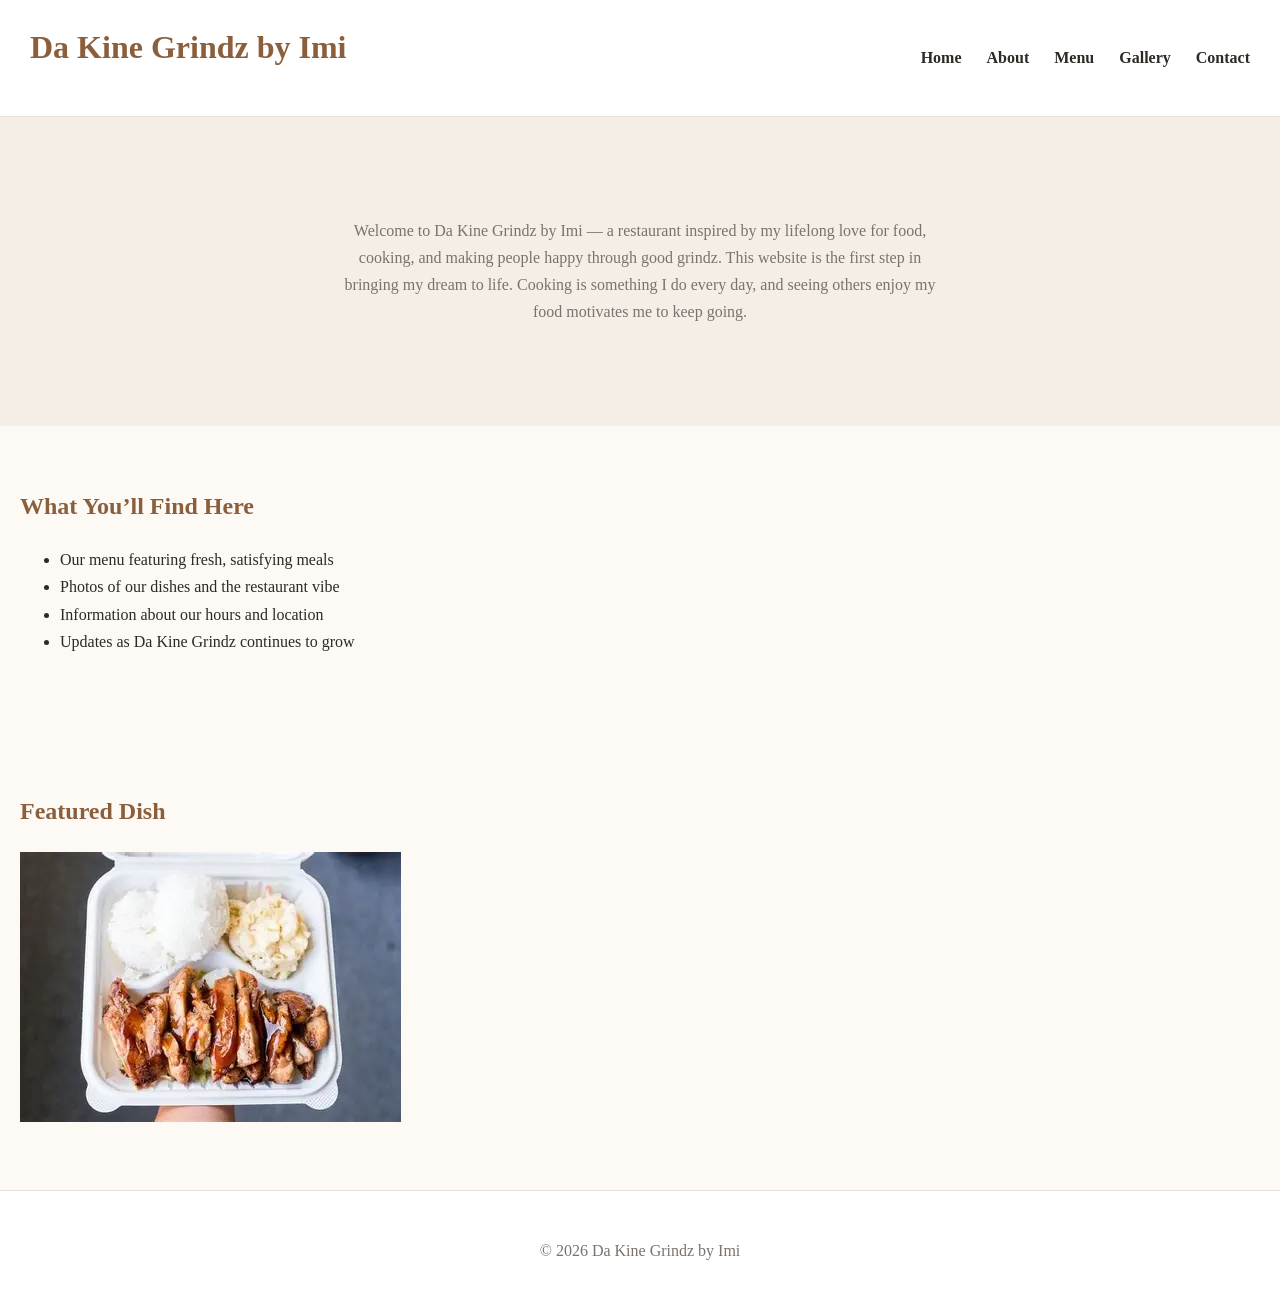
<file: index.html>
<!DOCTYPE html>
<html lang="en">
<head>
    <meta charset="UTF-8">
    <meta name="viewport" content="width=device-width, initial-scale=1.0">
    <title>Da Kine Grindz by Imi</title>
    <meta name="description" content="Welcome to Da Kine Grindz by Imi — a local-style food project inspired by Hawaiʻi flavors, plate lunch favorites, and cooking with aloha.">
    <link rel="stylesheet" href="styles.css">
</head>

<body>

<header class="site-header">
    <div class="logo">
        <h1>Da Kine Grindz by Imi</h1>
    </div>

    <nav class="main-nav">
        <ul>
            <li><a href="index.html">Home</a></li>
            <li><a href="about.html">About</a></li>
            <li><a href="menu.html">Menu</a></li>
            <li><a href="gallery.html">Gallery</a></li>
            <li><a href="contact.html">Contact</a></li>
        </ul>
    </nav>
</header>

<main>

    <section class="hero">
        <p>
            Welcome to Da Kine Grindz by Imi — a restaurant inspired by my lifelong love for food,
            cooking, and making people happy through good grindz. This website is the first step in
            bringing my dream to life. Cooking is something I do every day, and seeing others enjoy
            my food motivates me to keep going.
        </p>
    </section>

    <section>
        <h2>What You’ll Find Here</h2>
        <ul>
            <li>Our menu featuring fresh, satisfying meals</li>
            <li>Photos of our dishes and the restaurant vibe</li>
            <li>Information about our hours and location</li>
            <li>Updates as Da Kine Grindz continues to grow</li>
        </ul>
    </section>

    <section>
        <h2>Featured Dish</h2>
       <img src="images/plate-lunch.jpg" alt="Hawaiian plate lunch">
    </section>

</main>

<footer>
    <p>© 2026 Da Kine Grindz by Imi</p>
</footer>

</body>
</html>
</file>
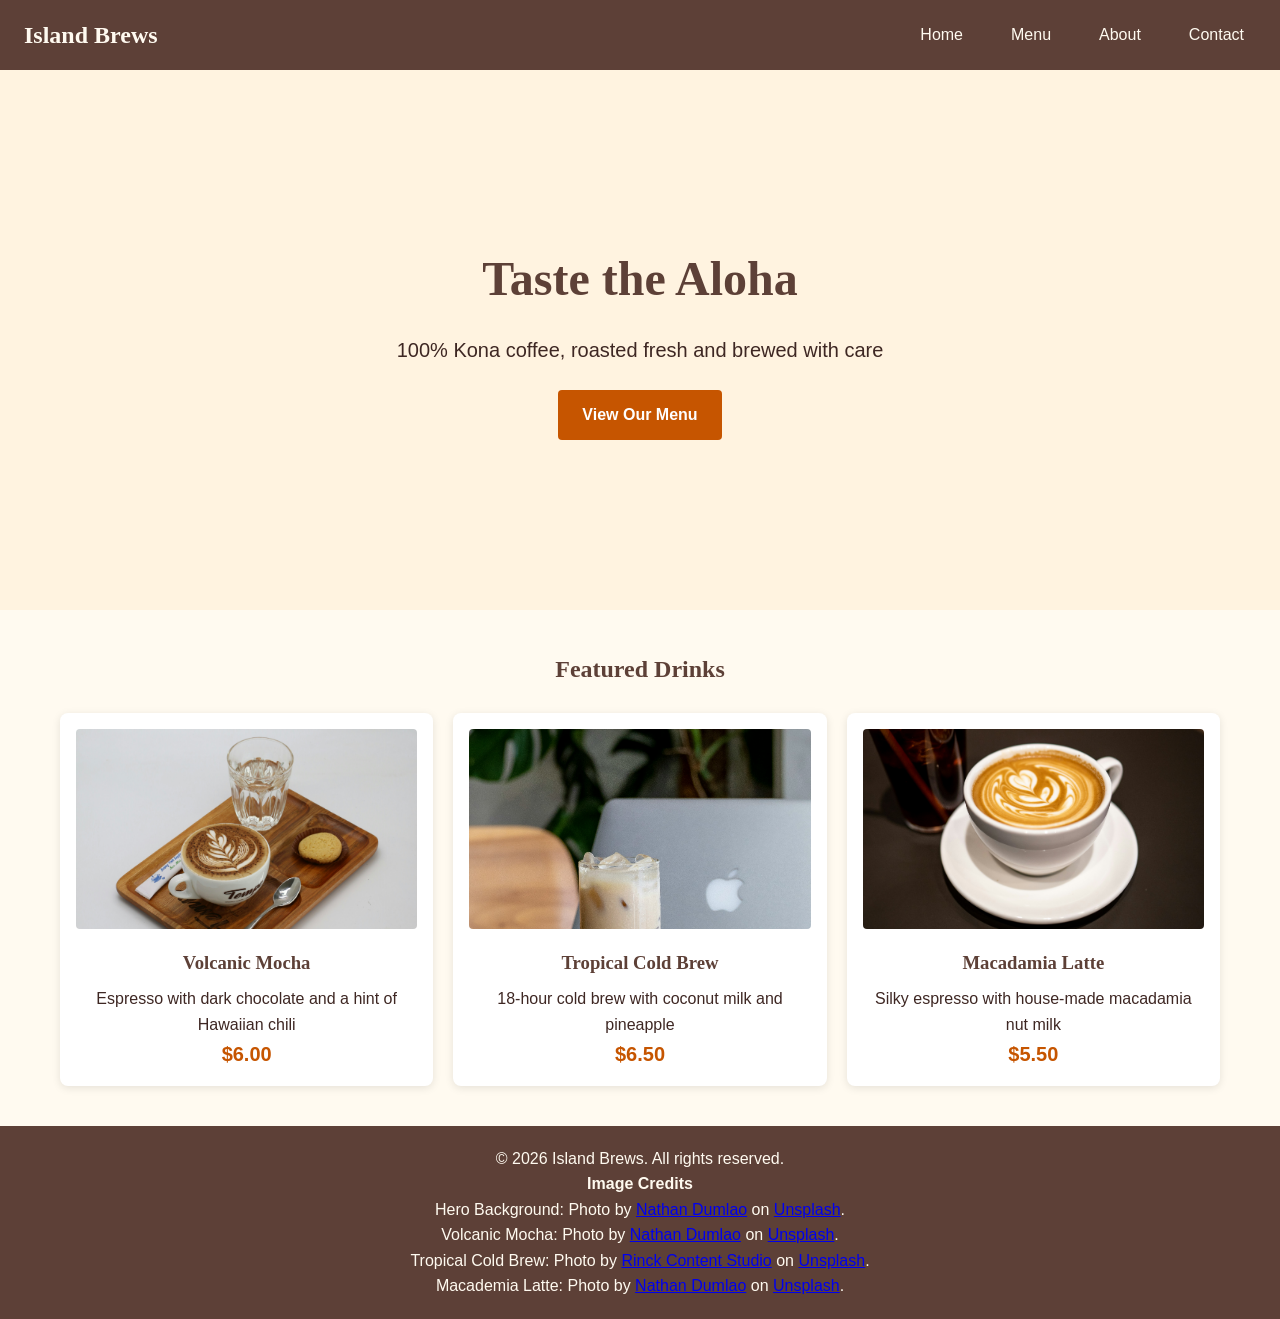
<file: island-brews/index.html>
<!DOCTYPE html>
<html lang="en">
  <head>
    <meta charset="UTF-8">
    <meta name="viewport" content="width=device-width, initial-scale=1.0">
    <title>Island Brews - Hawaiian Coffee</title>
    <link rel="stylesheet" href="homepage.css">
  </head>
  <body>
    <header>
      <div class="logo">Island Brews</div>
      <nav>
        <ul>
            <li><a href="index.html">Home</a></li>
            <li><a href="menu.html">Menu</a></li>
            <li><a href="about.html">About</a></li>
            <li><a href="contact.html">Contact</a></li>
        </ul>
      </nav>
    </header>

    <section class="hero">
      <h1>Taste the Aloha</h1>
      <p>100% Kona coffee, roasted fresh and brewed with care</p>
      <a href="menu.html" class="button">View Our Menu</a>
    </section>

    <main>
      <section class="featured">
        <h2>Featured Drinks</h2>
        <div class="card-container">
          <article class="card">
            <img src="images/mocha-coffee-web.jpg" alt="An ice cold cup of Mocha Coffee">
            <h3>Volcanic Mocha</h3>
            <p>Espresso with dark chocolate and a hint of Hawaiian chili</p>
            <p class="price">$6.00</p>
          </article>
          <article class="card">
            <img src="images/cold-brew-web.jpg" alt="Three mugs of Cold Brew coffee with a black background">
            <h3>Tropical Cold Brew</h3>
            <p>18-hour cold brew with coconut milk and pineapple</p>
            <p class="price">$6.50</p>
          </article>
          <article class="card">
            <img src="images/latte-art-web.jpg" alt="Four cups of coffee on a table with latte art">
            <h3>Macadamia Latte</h3>
            <p>Silky espresso with house-made macadamia nut milk</p>
            <p class="price">$5.50</p>
          </article>
        </div>
      </section>
    </main>

    <footer>
      <p>&copy; 2026 Island Brews. All rights reserved.</p>
        <p><strong>Image Credits</strong><br></p>
        <p>Hero Background: Photo by <a href="https://unsplash.com/@nate_dumlao">Nathan Dumlao</a> on <a href="https://unsplash.com/photos/coffee-beans-beside-coffee-powder-on-brown-wooden-board-KixfBEdyp64">Unsplash</a>.</p>
        <p>Volcanic Mocha: Photo by <a href="https://unsplash.com/@nate_dumlao">Nathan Dumlao</a> on <a href="https://unsplash.com/photos/clear-glass-filled-ice-coffee-vZOZJH_xkUk">Unsplash</a>.</p>
        <p>Tropical Cold Brew: Photo by <a href="https://unsplash.com/@rinckad">Rinck Content Studio</a> on <a href="https://unsplash.com/photos/3-filled-jar-mugs-by-wall-lzamvlt6qxU">Unsplash</a>.</p>
        <p>Macademia Latte: Photo by <a href="https://unsplash.com/@nate_dumlao">Nathan Dumlao</a> on <a href="https://unsplash.com/photos/aerial-photography-of-cafe-latte-on-table-ikU3J1nr52w">Unsplash</a>.</p>
    </footer>
  </body>
</html>
</file>
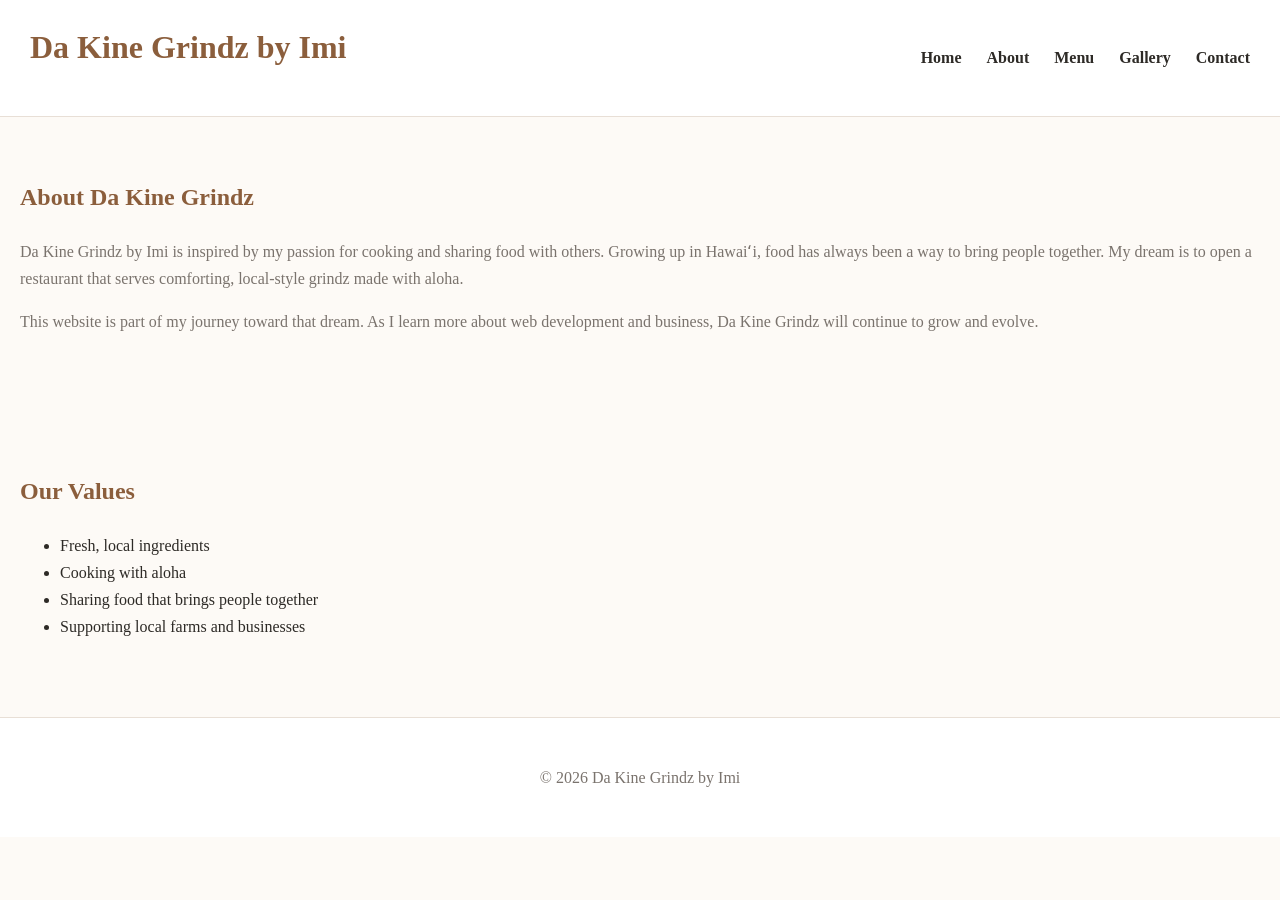
<file: about.html>
<!DOCTYPE html>
<html lang="en">
<head>
    <meta charset="UTF-8">
    <meta name="viewport" content="width=device-width, initial-scale=1.0">
    <title>About – Da Kine Grindz by Imi</title>
    <meta name="description" content="Learn about Da Kine Grindz by Imi — a local-style food project inspired by Hawaiʻi flavors and cooking with aloha.">
    <link rel="stylesheet" href="styles.css">
</head>

<body>

<header class="site-header">
    <div class="logo">
        <h1>Da Kine Grindz by Imi</h1>
    </div>

    <nav class="main-nav">
        <ul>
            <li><a href="index.html">Home</a></li>
            <li><a href="about.html">About</a></li>
            <li><a href="menu.html">Menu</a></li>
            <li><a href="gallery.html">Gallery</a></li>
            <li><a href="contact.html">Contact</a></li>
        </ul>
    </nav>
</header>

<main>

    <section>
        <h2>About Da Kine Grindz</h2>
        <p>
            Da Kine Grindz by Imi is inspired by my passion for cooking and sharing food with others.
            Growing up in Hawaiʻi, food has always been a way to bring people together. My dream is to
            open a restaurant that serves comforting, local-style grindz made with aloha.
        </p>

        <p>
            This website is part of my journey toward that dream. As I learn more about web development
            and business, Da Kine Grindz will continue to grow and evolve.
        </p>
    </section>

    <section>
        <h2>Our Values</h2>
        <ul>
            <li>Fresh, local ingredients</li>
            <li>Cooking with aloha</li>
            <li>Sharing food that brings people together</li>
            <li>Supporting local farms and businesses</li>
        </ul>
    </section>

</main>

<footer>
    <p>© 2026 Da Kine Grindz by Imi</p>
</footer>

</body>
</html>
</file>
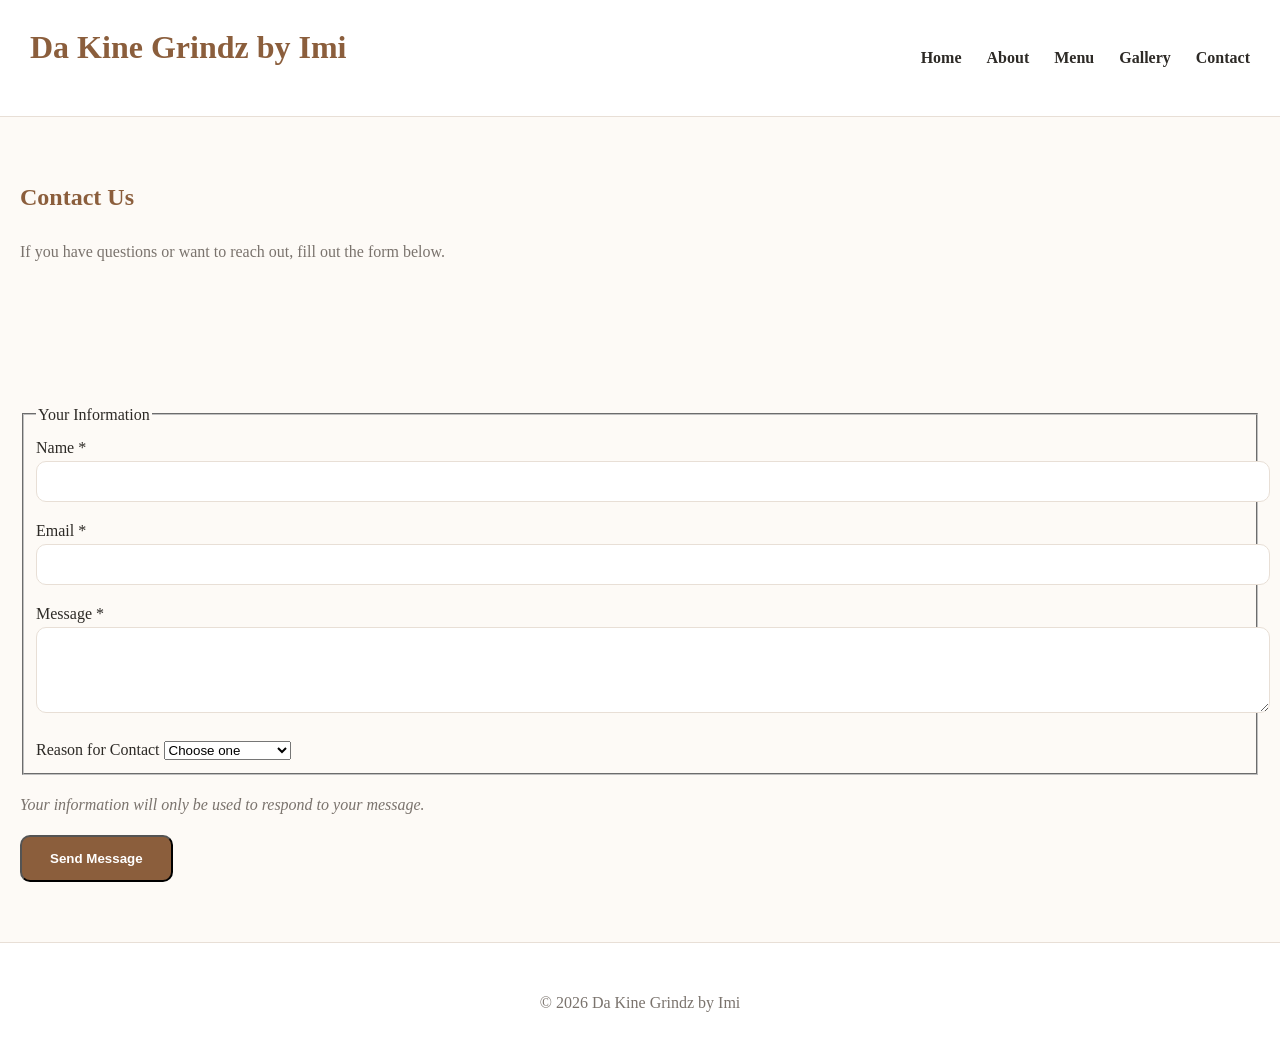
<file: contact.html>
<!DOCTYPE html>
<html lang="en">
<head>
    <meta charset="UTF-8">
    <meta name="viewport" content="width=device-width, initial-scale=1.0">
    <title>Contact – Da Kine Grindz by Imi</title>
    <meta name="description" content="Contact Da Kine Grindz by Imi with questions, feedback, or catering inquiries using our simple contact form.">
    <link rel="stylesheet" href="styles.css">
</head>

<body>

<header class="site-header">
    <div class="logo">
        <h1>Da Kine Grindz by Imi</h1>
    </div>

    <nav class="main-nav">
        <ul>
            <li><a href="index.html">Home</a></li>
            <li><a href="about.html">About</a></li>
            <li><a href="menu.html">Menu</a></li>
            <li><a href="gallery.html">Gallery</a></li>
            <li><a href="contact.html">Contact</a></li>
        </ul>
    </nav>
</header>

<main>

    <section>
        <h2>Contact Us</h2>
        <p>If you have questions or want to reach out, fill out the form below.</p>
    </section>

    <section>
        <form>

            <fieldset>
                <legend>Your Information</legend>

                <label for="name">Name *</label>
                <input type="text" id="name" name="name" required>

                <label for="email">Email *</label>
                <input type="email" id="email" name="email" required>

                <label for="message">Message *</label>
                <textarea id="message" name="message" rows="4" required></textarea>

                <label for="reason">Reason for Contact</label>
                <select id="reason" name="reason">
                    <option value="">Choose one</option>
                    <option value="catering">Catering Inquiry</option>
                    <option value="feedback">Feedback</option>
                    <option value="general">General Question</option>
                </select>
            </fieldset>

            <p><em>Your information will only be used to respond to your message.</em></p>

            <button type="submit" class="btn">Send Message</button>
        </form>
    </section>

</main>

<footer>
    <p>© 2026 Da Kine Grindz by Imi</p>
</footer>

</body>
</html>
</file>
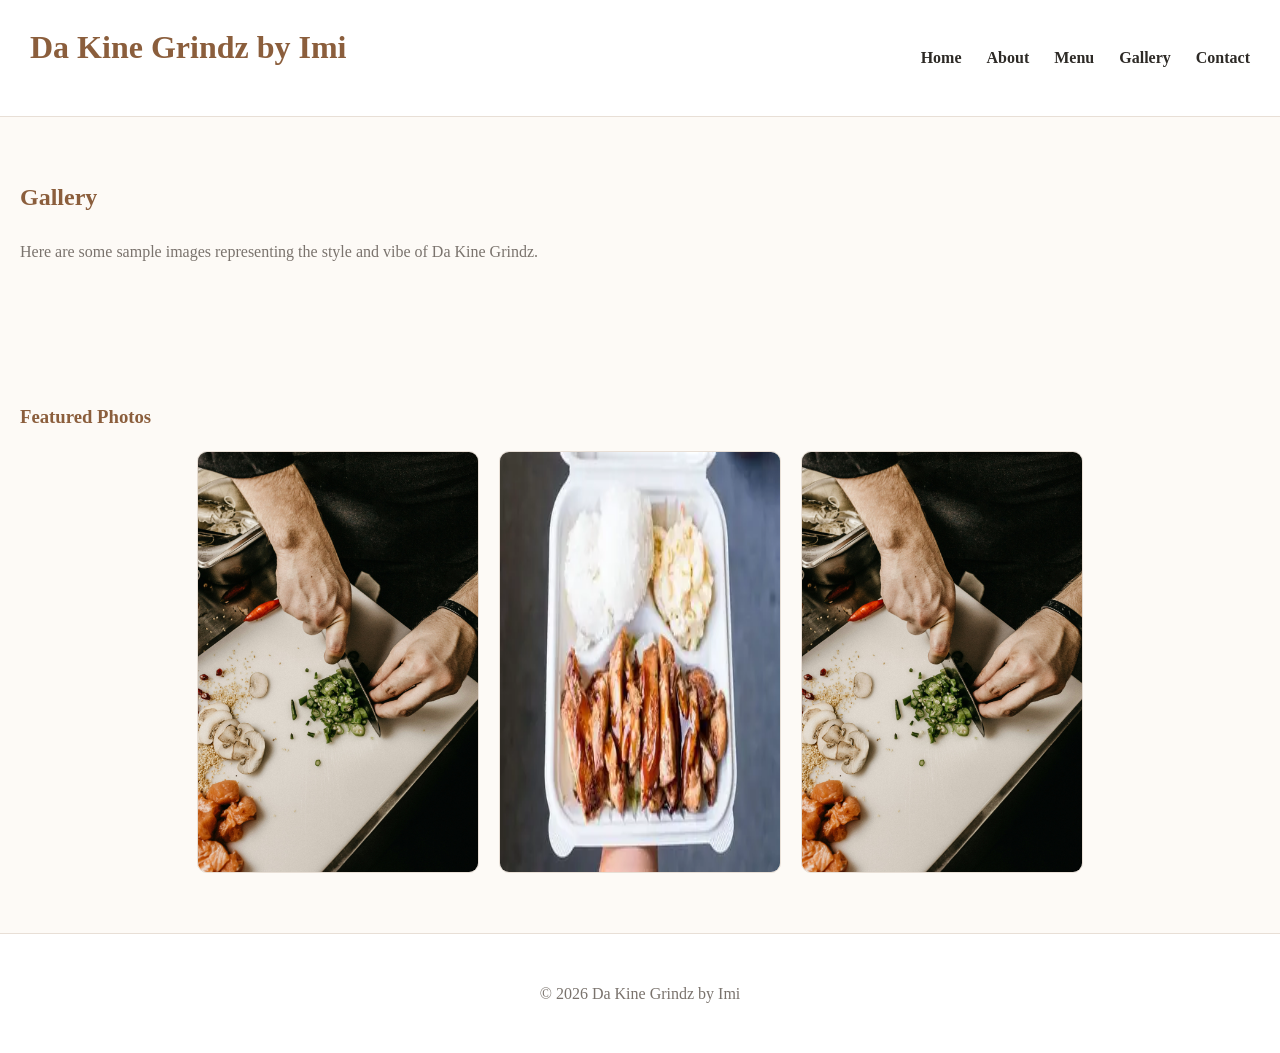
<file: gallery.html>
<!DOCTYPE html>
<html lang="en">
<head>
    <meta charset="UTF-8">
    <meta name="viewport" content="width=device-width, initial-scale=1.0">
    <title>Gallery – Da Kine Grindz by Imi</title>
    <meta name="description" content="View the Da Kine Grindz gallery featuring sample images that represent the style and vibe of the restaurant.">
    <link rel="stylesheet" href="styles.css">
</head>

<body>

<header class="site-header">
    <div class="logo">
        <h1>Da Kine Grindz by Imi</h1>
    </div>

    <nav class="main-nav">
        <ul>
            <li><a href="index.html">Home</a></li>
            <li><a href="about.html">About</a></li>
            <li><a href="menu.html">Menu</a></li>
            <li><a href="gallery.html">Gallery</a></li>
            <li><a href="contact.html">Contact</a></li>
        </ul>
    </nav>
</header>

<main>

    <section>
        <h2>Gallery</h2>
        <p>Here are some sample images representing the style and vibe of Da Kine Grindz.</p>
    </section>

    <section class="gallery-grid">
        <h3>Featured Photos</h3>

        <div class="gallery-container">
            <img src="images/cutting-food.jpg" alt="Chef preparing fresh ingredients">
            <img src="images/plate-lunch.jpg" alt="Local-style plate lunch with rice and mac salad">
            <img src="images/cutting-food.jpg" alt="Kitchen scene with cooking tools and ingredients">
        </div>
    </section>

</main>

<footer>
    <p>© 2026 Da Kine Grindz by Imi</p>
</footer>

</body>
</html>
</file>
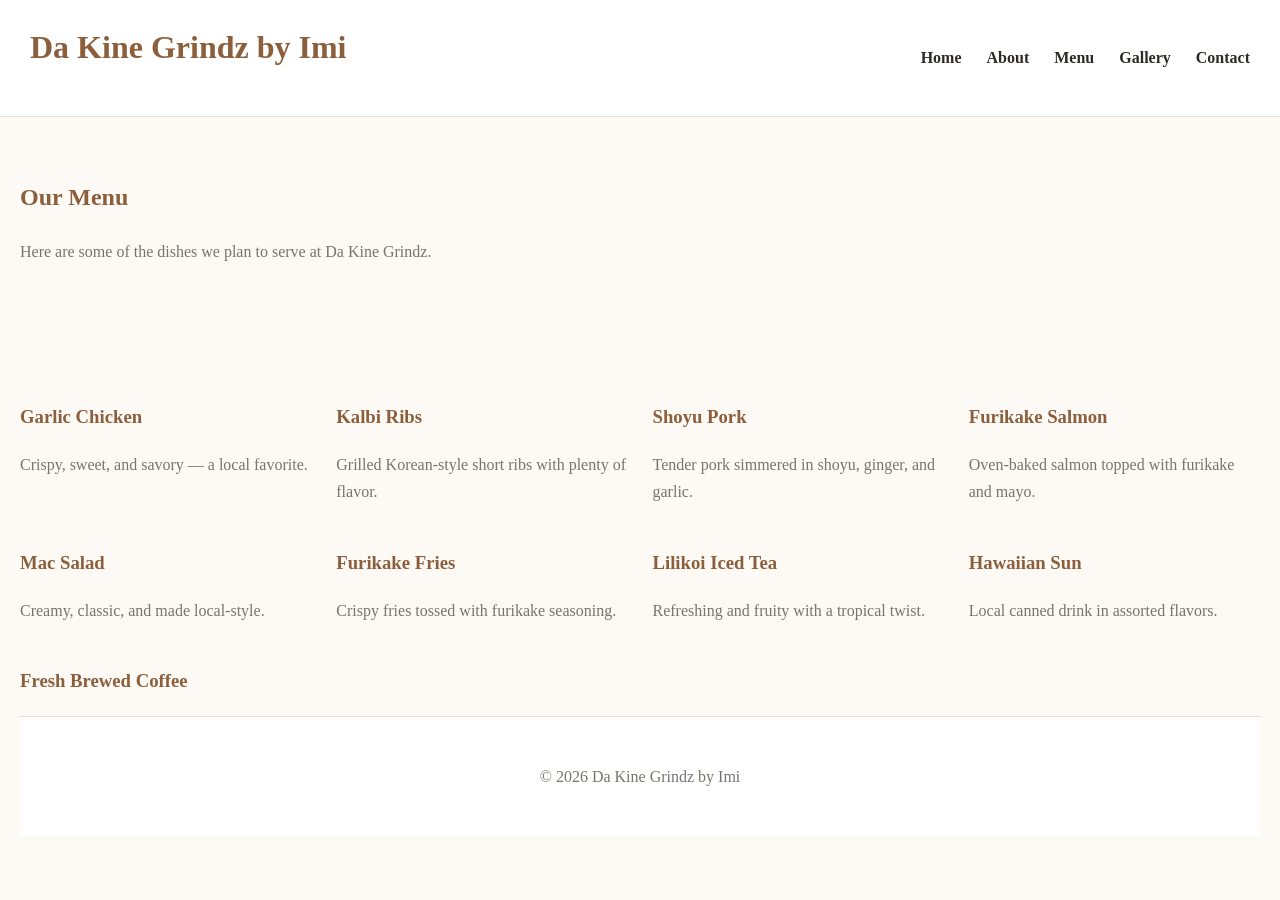
<file: menu.html>
<!DOCTYPE html>
<html lang="en">
<head>
    <meta charset="UTF-8">
    <meta name="viewport" content="width=device-width, initial-scale=1.0">
    <title>Menu – Da Kine Grindz by Imi</title>
    <meta name="description" content="Explore the menu for Da Kine Grindz by Imi, featuring plate lunch favorites, sides, and local-style drinks.">
    <link rel="stylesheet" href="styles.css">
</head>

<body>

<header class="site-header">
    <div class="logo">
        <h1>Da Kine Grindz by Imi</h1>
    </div>

    <nav class="main-nav">
        <ul>
            <li><a href="index.html">Home</a></li>
            <li><a href="about.html">About</a></li>
            <li><a href="menu.html">Menu</a></li>
            <li><a href="gallery.html">Gallery</a></li>
            <li><a href="contact.html">Contact</a></li>
        </ul>
    </nav>
</header>

<main>

    <section>
        <h2>Our Menu</h2>
        <p>Here are some of the dishes we plan to serve at Da Kine Grindz.</p>
    </section>

    <!-- FLEXBOX CARD GRID -->
    <section class="menu-grid">

        <div class="menu-card">
            <h3>Garlic Chicken</h3>
            <p>Crispy, sweet, and savory — a local favorite.</p>
        </div>

        <div class="menu-card">
            <h3>Kalbi Ribs</h3>
            <p>Grilled Korean-style short ribs with plenty of flavor.</p>
        </div>

        <div class="menu-card">
            <h3>Shoyu Pork</h3>
            <p>Tender pork simmered in shoyu, ginger, and garlic.</p>
        </div>

        <div class="menu-card">
            <h3>Furikake Salmon</h3>
            <p>Oven-baked salmon topped with furikake and mayo.</p>
        </div>

        <div class="menu-card">
            <h3>Mac Salad</h3>
            <p>Creamy, classic, and made local-style.</p>
        </div>

        <div class="menu-card">
            <h3>Furikake Fries</h3>
            <p>Crispy fries tossed with furikake seasoning.</p>
        </div>

        <div class="menu-card">
            <h3>Lilikoi Iced Tea</h3>
            <p>Refreshing and fruity with a tropical twist.</p>
        </div>

        <div class="menu-card">
            <h3>Hawaiian Sun</h3>
            <p>Local canned drink in assorted flavors.</p>
        </div>

        <div class="menu-card">
            <h3>Fresh Brewed Coffee</h3>
<footer>
    <p>© 2026 Da Kine Grindz by Imi</p>
</footer>
</file>
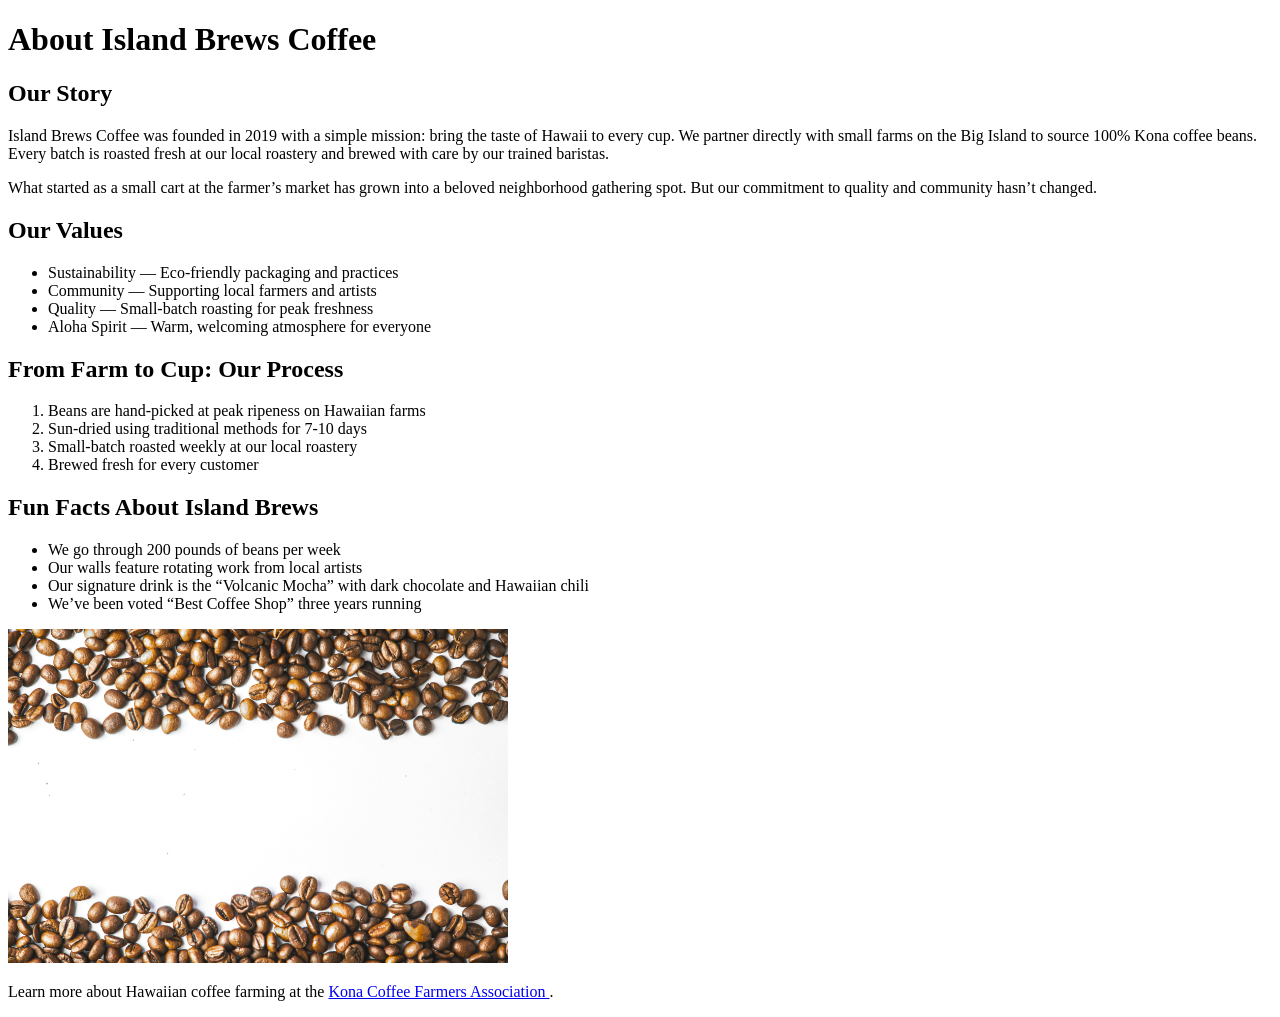
<file: island-brews/about.html>
<!DOCTYPE html>
<html lang="en">
 <head>
    <meta charset="UTF-8"> 
    <meta name="viewport" content="width=device-width, initial-scale=1.0">
    <title>About Us | Island Brews Coffee</title> 
</head>
<body>

    <h1>About Island Brews Coffee</h1>
    <h2>Our Story</h2>
    <p>Island Brews Coffee was founded in 2019 with a simple mission: bring the taste of Hawaii to every cup. We partner directly with small farms on the Big Island to source 100% Kona coffee beans. Every batch is roasted fresh at our local roastery and brewed with care by our trained baristas.<br>
        <p>What started as a small cart at the farmer’s market has grown into a beloved neighborhood gathering spot. But our commitment to quality and community hasn’t changed.</p>
    <h2>Our Values</h2>
    <ul>
    <li> Sustainability — Eco-friendly packaging and practices</li>
    <li>Community — Supporting local farmers and artists</li>
    <li>Quality — Small-batch roasting for peak freshness</li>
    <li>Aloha Spirit — Warm, welcoming atmosphere for everyone</li>
    </ul>
    <h2>From Farm to Cup: Our Process</h2>
    <ol>
    <li>Beans are hand-picked at peak ripeness on Hawaiian farms</li>
    <li>Sun-dried using traditional methods for 7-10 days</li>
    <li>Small-batch roasted weekly at our local roastery</li>
    <li>Brewed fresh for every customer</li>
    
    </ol>
    <h2>Fun Facts About Island Brews</h2>
    <ul>
     <li> We go through 200 pounds of beans per week</li>
    <li>Our walls feature rotating work from local artists</li>
    <li>Our signature drink is the “Volcanic Mocha” with dark chocolate and Hawaiian chili</li>
    <li>We’ve been voted “Best Coffee Shop” three years running</li>
    </ul>
    
    <img src="images/coffee-beans.jpg"
         alt="Fresh Coffee beans"
         width="500">
         
         <p> Learn more about Hawaiian coffee farming at the
    <a href="https://www.konacoffeefarmers.org/"
       target="_blank"
       rel="noopener noreferrer"> 
        Kona Coffee Farmers Association
    </a>.
    </p>
    
    </body>
</html>
</file>
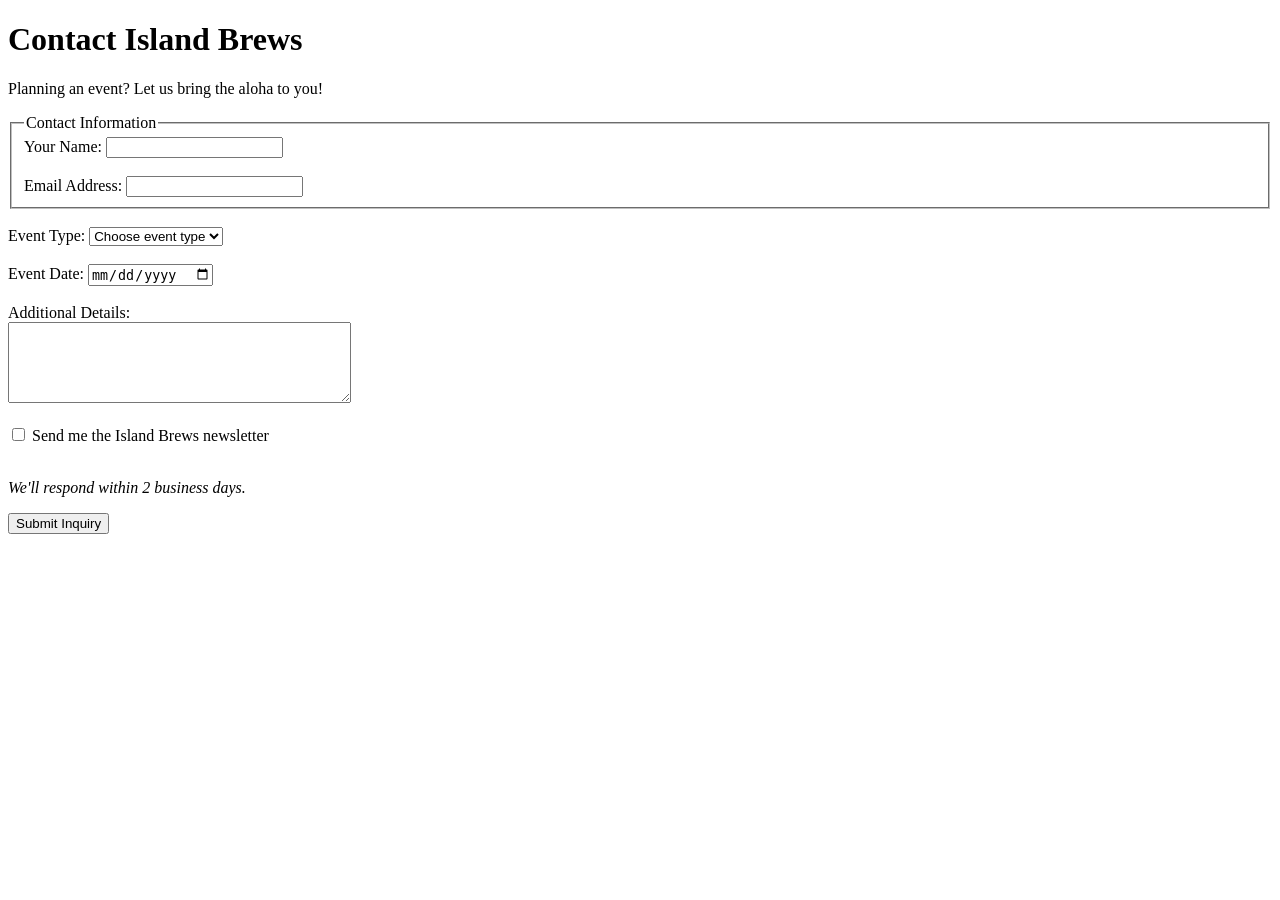
<file: island-brews/contact.html>
<!DOCTYPE html>
<html lang="en">
  <head>
    <meta charset="UTF-8">
    <meta name="viewport" content="width=device-width, initial-scale=1.0">
    <title>Contact - Island Brews</title>
  </head>
  <body>
    <h1>Contact Island Brews</h1>
    <p>Planning an event? Let us bring the aloha to you!</p>

    <form>
      <!-- PART 1: Contact Information Fieldset -->
      <fieldset>
        <legend>Contact Information</legend>

        <!-- Name Input -->
        <label for="name">Your Name:</label>
        <input type="text" id="name" name="name" required>

        <br><br>

        <!-- Email Input -->
        <label for="email">Email Address:</label>
        <input type="email" id="email" name="email" required>
      </fieldset>

      <br>

      <!-- PART 2: Event Type Dropdown -->
      <label for="event-type">Event Type:</label>
      <select id="event-type" name="event-type">
        <option value="">Choose event type</option>
        <option value="corporate">Corporate Meeting</option>
        <option value="wedding">Wedding</option>
        <option value="birthday">Birthday Party</option>
        <option value="other">Other</option>
      </select>

      <br><br>

      <!-- PART 2: Event Date -->
      <label for="event-date">Event Date:</label>
      <input type="date" id="event-date" name="event-date" required>

      <br><br>

      <!-- PART 2: Additional Details -->
      <label for="details">Additional Details:</label>
      <br>
      <textarea id="details" name="details" rows="5" cols="40"></textarea>

      <br><br>

      <!-- PART 3: Newsletter Checkbox -->
      <input type="checkbox" id="newsletter" name="newsletter">
      <label for="newsletter">Send me the Island Brews newsletter</label>

      <br><br>

      <p><em>We'll respond within 2 business days.</em></p>

      <!-- PART 3: Submit Button -->
      <button type="submit">Submit Inquiry</button>
    </form>
  </body>
</html>
</file>
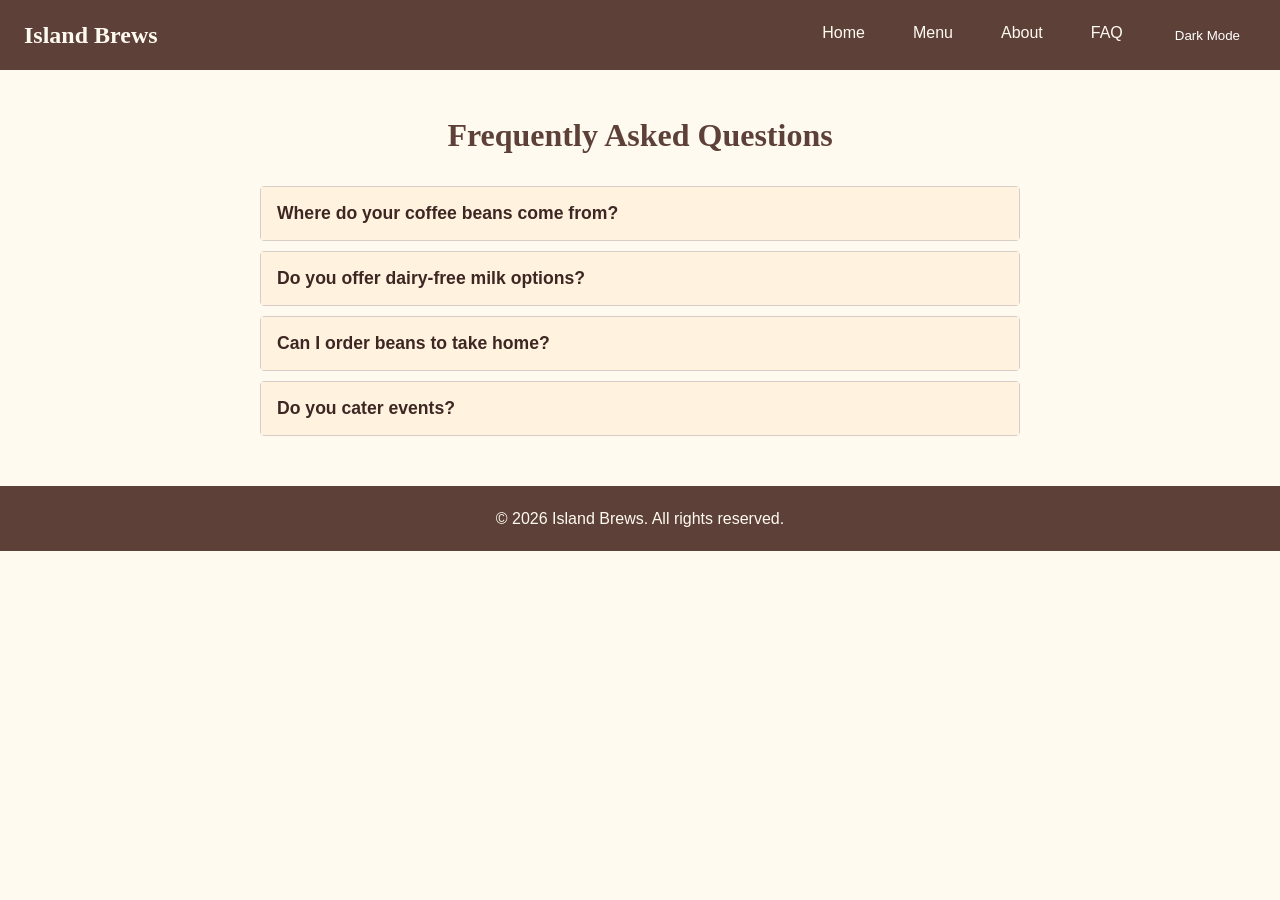
<file: island-brews/faq.html>
<!DOCTYPE html>
<html lang="en">
  <head>
    <meta charset="UTF-8">
    <meta name="viewport" content="width=device-width, initial-scale=1.0">
    <title>Island Brews - FAQ</title>
    <link rel="stylesheet" href="faq.css">
  </head>
  <body>
    <header>
      <div class="logo">Island Brews</div>
      <nav>
        <ul>
          <li><a href="index.html">Home</a></li>
          <li><a href="menu.html">Menu</a></li>
          <li><a href="about.html">About</a></li>
          <li><a href="faq.html">FAQ</a></li>
          <li><button class="theme-toggle">Dark Mode</button></li>
        </ul>
      </nav>
    </header>

    <main>
      <h1>Frequently Asked Questions</h1>

      <section class="faq-section">

        <!-- ===========================
             PART 1: FAQ Accordion HTML
             =========================== -->

        <!-- Question 1 -->
        <div class="faq-item">
          <!-- Step 1: Fill in the button element -->
          <!-- Use: <button> tag, class "faq-question", and aria-expanded="false" -->
          <button class="faq-question" aria-expanded="false">
            Where do your coffee beans come from?
          </button>
          <!-- Step 2: Fill in the answer div -->
          <!-- Use: <div> tag, class "faq-answer" -->
          <div class="faq-answer">
            <p>All our beans are sourced directly from small family farms on the Big Island of Hawaii. We partner with farms in the Kona and Ka'u regions, known for producing some of the world's finest coffee.</p>
          </div>
        </div>

        <!-- Question 2 -->
        <div class="faq-item">
          <button class="faq-question" aria-expanded="false">
            Do you offer dairy-free milk options?
          </button>
          <div class="faq-answer">
            <p>Yes! We offer oat milk, almond milk, coconut milk, and our house-made macadamia nut milk. Substitutions are available for any drink at no extra charge.</p>
          </div>
        </div>

        <!-- Question 3 -->
        <div class="faq-item">
          <button class="faq-question" aria-expanded="false">
            Can I order beans to take home?
          </button>
          <div class="faq-answer">
            <p>Absolutely! We sell whole beans and ground coffee in 12oz bags. All beans are roasted within the past week for maximum freshness. Ask about our coffee subscription for regular deliveries.</p>
          </div>
        </div>

        <!-- Question 4 -->
        <div class="faq-item">
          <button class="faq-question" aria-expanded="false">
            Do you cater events?
          </button>
          <div class="faq-answer">
            <p>Yes, we offer full coffee catering for events of all sizes. Options include our mobile coffee bar with a barista, boxed coffee for self-serve, or full catering with pastries. Contact us for more information.</p>
          </div>
        </div>

      </section>
    </main>

     <footer>
      <p>&copy; 2026 Island Brews. All rights reserved.</p>
     </footer>
    <script src="faq.js"></script>
  </body>
</html>
</file>
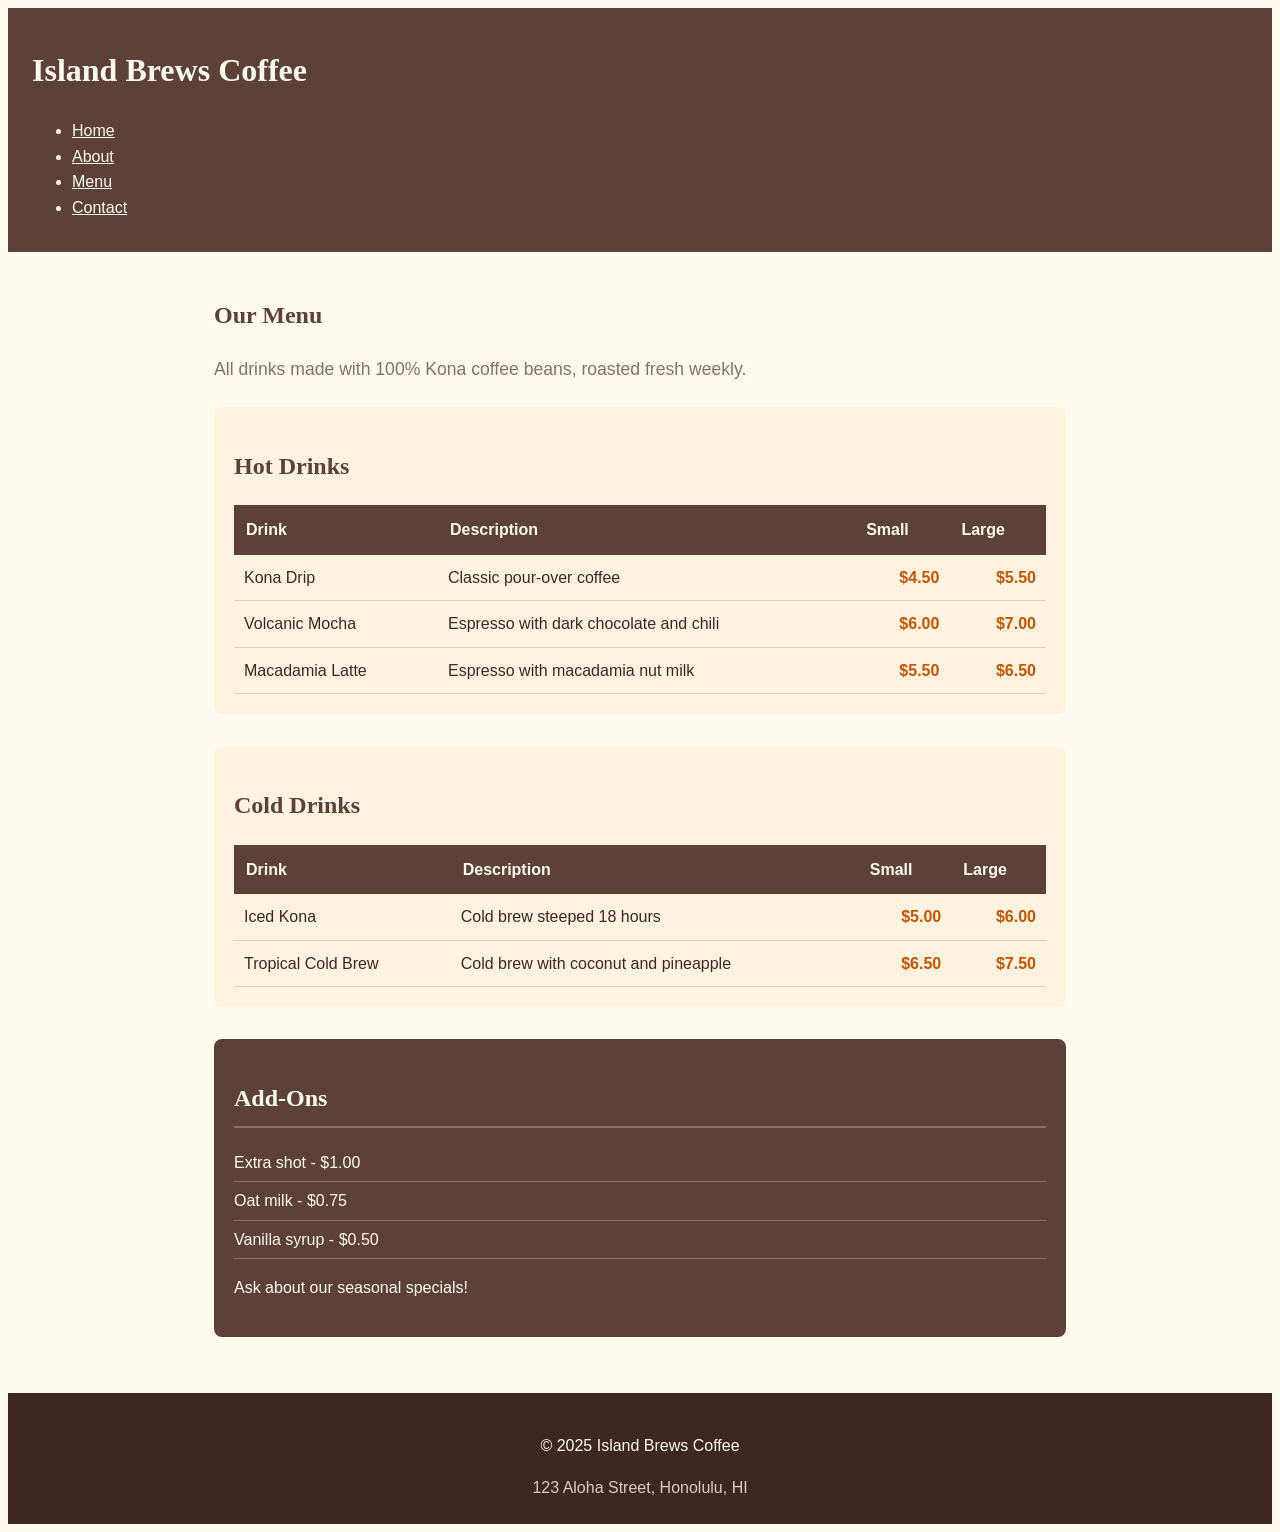
<file: island-brews/menu.html>
<!DOCTYPE html>
<html lang="en">
<head>
    <meta charset="UTF-8">
    <meta name="viewport" content="width=device-width, initial-scale=1.0">
    <title>Menu | Island Brews Coffee</title>
    <link rel="stylesheet" href="styles.css">
</head>

<body>

    <header>
        <h1>Island Brews Coffee</h1>

        <nav>
            <ul>
                <li><a href="index.html">Home</a></li>
                <li><a href="about.html">About</a></li>
                <li><a href="menu.html">Menu</a></li>
                <li><a href="contact.html">Contact</a></li>
            </ul>
        </nav>
    </header>

    <main>

        <h2>Our Menu</h2>
        <p>All drinks made with 100% Kona coffee beans, roasted fresh weekly.</p>

        <!-- HOT DRINKS -->
        <section>
            <h2>Hot Drinks</h2>

            <table>
                <thead>
                    <tr>
                        <th scope="col">Drink</th>
                        <th scope="col">Description</th>
                        <th scope="col">Small</th>
                        <th scope="col">Large</th>
                    </tr>
                </thead>

                <tbody>
                    <tr>
                        <td>Kona Drip</td>
                        <td>Classic pour-over coffee</td>
                        <td>$4.50</td>
                        <td>$5.50</td>
                    </tr>
                    <tr>
                        <td>Volcanic Mocha</td>
                        <td>Espresso with dark chocolate and chili</td>
                        <td>$6.00</td>
                        <td>$7.00</td>
                    </tr>
                    <tr>
                        <td>Macadamia Latte</td>
                        <td>Espresso with macadamia nut milk</td>
                        <td>$5.50</td>
                        <td>$6.50</td>
                    </tr>
                </tbody>
            </table>
        </section>

        <!-- COLD DRINKS -->
        <section>
            <h2>Cold Drinks</h2>

            <table>
                <thead>
                    <tr>
                        <th scope="col">Drink</th>
                        <th scope="col">Description</th>
                        <th scope="col">Small</th>
                        <th scope="col">Large</th>
                    </tr>
                </thead>

                <tbody>
                    <tr>
                        <td>Iced Kona</td>
                        <td>Cold brew steeped 18 hours</td>
                        <td>$5.00</td>
                        <td>$6.00</td>
                    </tr>
                    <tr>
                        <td>Tropical Cold Brew</td>
                        <td>Cold brew with coconut and pineapple</td>
                        <td>$6.50</td>
                        <td>$7.50</td>
                    </tr>
                </tbody>
            </table>
        </section>

        <!-- SIDEBAR -->
        <aside>
            <h2>Add-Ons</h2>

            <ul>
                <li>Extra shot - $1.00</li>
                <li>Oat milk - $0.75</li>
                <li>Vanilla syrup - $0.50</li>
            </ul>

            <p>Ask about our seasonal specials!</p>
        </aside>

    </main>

    <footer>
        <p>&copy; 2025 Island Brews Coffee</p>

        <address>
            123 Aloha Street, Honolulu, HI
        </address>
    </footer>

</body>
</html>
</file>
<file: styles.css>
/* ============================================================
   RESTAURANT THEME — Warm Beige & White
   ============================================================ */

:root {
    --primary: #8b5e3c;
    --primary-hover: #6f472d;
    --secondary: #c8a27a;

    --bg: #fdfaf6;
    --surface: #ffffff;
    --beige: #f5eee6;

    --text: #2d2a26;
    --text-muted: #7a736d;
    --border: #e8dfd6;

    --radius: 10px;
    --transition: all 0.25s ease;
    --shadow: 0 6px 18px rgba(0,0,0,0.06);
}

/* ===================
   Base
   =================== */
body {
    margin: 0;
    font-family: "Georgia", "Inter", serif;
    color: var(--text);
    background: var(--bg);
    line-height: 1.7;
}

/* ===================
   Typography
   =================== */
h1, h2, h3, h4 {
    font-family: "Georgia", serif;
    color: var(--primary);
    margin-top: 0;
}

p {
    color: var(--text-muted);
}

a {
    color: var(--primary);
    text-decoration: none;
}

a:hover {
    color: var(--primary-hover);
}

/* ===================
   Header
   =================== */
header {
    background: var(--surface);
    border-bottom: 1px solid var(--border);
    padding: 20px 30px;

    display: flex;
    justify-content: space-between;
    align-items: center;
}

/* ===================
   Navigation
   =================== */
nav ul {
    display: flex;
    gap: 25px;
    list-style: none;
    padding: 0;
    margin: 0;
}

nav a {
    font-weight: 600;
    color: var(--text);
}

nav a:hover {
    color: var(--primary);
}

/* ===================
   Hero Section
   =================== */
.hero {
    background: var(--beige);
    padding: 100px 20px;
    text-align: center;
}

.hero h1 {
    font-size: 3rem;
}

.hero p {
    max-width: 600px;
    margin: 0 auto;
}

/* ===================
   Buttons
   =================== */
.btn {
    display: inline-block;
    background: var(--primary);
    color: white;
    padding: 14px 28px;
    border-radius: var(--radius);
    font-weight: bold;
    transition: var(--transition);
}

.btn:hover {
    background: var(--primary-hover);
}

/* ===================
   Sections
   =================== */
section {
    padding: 60px 20px;
}

.section-beige {
    background: var(--beige);
}

/* ===================
   Cards (Menu Items)
   =================== */
.card {
    background: var(--surface);
    border: 1px solid var(--border);
    border-radius: var(--radius);
    padding: 20px;
    box-shadow: var(--shadow);
    transition: var(--transition);
}

.card:hover {
    transform: translateY(-4px);
}

.card h3 {
    color: var(--primary);
}

.card p {
    font-size: 0.95rem;
}

/* ===================
   Menu Grid
   =================== */
.menu-grid {
    display: flex;
    flex-wrap: wrap;
    gap: 25px;
}

.menu-card {
    flex: 1 1 250px;
}

/* ===================
   Gallery
   =================== */
.gallery-container {
    display: flex;
    flex-wrap: wrap;
    gap: 20px;
    justify-content: center;
}

.gallery-container img {
    width: 280px;
    border-radius: var(--radius);
    border: 1px solid var(--border);
}

/* ===================
   Forms
   =================== */
input, textarea {
    width: 100%;
    padding: 12px;
    border: 1px solid var(--border);
    border-radius: var(--radius);
    margin-bottom: 15px;
}

input:focus, textarea:focus {
    outline: none;
    border-color: var(--primary);
}

/* ===================
   Footer
   =================== */
footer {
    background: var(--surface);
    border-top: 1px solid var(--border);
    text-align: center;
    padding: 30px;
    color: var(--text-muted);
}
</file>
<file: island-brews/homepage.css>
/* ===================
   Island Brews - Responsive Homepage
   =================== */

* {
  box-sizing: border-box;
  margin: 0;
  padding: 0;
}

body {
  font-family: 'Segoe UI', Tahoma, sans-serif;
  font-size: 16px;
  line-height: 1.6;
  color: #3E2723;
  background-color: #FFFAF0;
}

/* Responsive images */
img {
  max-width: 100%;
  height: auto;
}

/* ===================
   MOBILE BASE STYLES
   =================== */

header {
  display: flex;
  flex-direction: column;
  align-items: center;
  background-color: #5D4037;
  padding: 16px;
  gap: 12px;
}

.logo {
  font-family: Georgia, serif;
  font-size: 1.5rem;
  font-weight: bold;
  color: #FFFAF0;
}

nav ul {
  display: flex;
  flex-wrap: wrap;
  justify-content: center;
  gap: 8px;
  list-style: none;
}

nav a {
  color: #FFFAF0;
  text-decoration: none;
  padding: 8px 12px;
}

nav a:hover {
  color: #8D6E63;
  background-color: rgba(255, 255, 255, 0.1);
  border-radius: 4px;
}

.hero {
  display: flex;
  flex-direction: column;
  justify-content: center;
  align-items: center;
  min-height: 40vh;
  background-color: #FFF3E0;
  padding: 32px 16px;
  text-align: center;
}

.hero h1 {
  font-family: Georgia, serif;
  font-size: 2rem;
  color: #5D4037;
  margin-bottom: 16px;
}

.hero p {
  font-size: 1.1rem;
  margin-bottom: 24px;
}

.button {
  display: inline-block;
  background-color: #C65500;
  color: white;
  padding: 12px 24px;
  text-decoration: none;
  border-radius: 4px;
  font-weight: bold;
}

.button:hover {
  background-color: #A85400;
}

.featured {
  padding: 32px 16px;
}

.featured h2 {
  font-family: Georgia, serif;
  color: #5D4037;
  text-align: center;
  margin-bottom: 24px;
}

.card-container {
  display: flex;
  flex-direction: column;
  gap: 20px;
}

.card {
  background-color: #fff;
  border-radius: 8px;
  box-shadow: 0 2px 8px rgba(0, 0, 0, 0.1);
  padding: 16px;
  text-align: center;
}

.card img {
  width: 100%;
  height: 200px;
  object-fit: cover;
  border-radius: 4px;
}

.card h3 {
  font-family: Georgia, serif;
  color: #5D4037;
  margin: 12px 0 8px;
}

.card .price {
  color: #C65500;
  font-weight: bold;
  font-size: 1.25rem;
}

footer {
  background-color: #5D4037;
  color: #FFFAF0;
  text-align: center;
  padding: 20px;
}

/* ===================
   TABLET STYLES
   =================== */

@media (min-width: 768px) {

  header {
    flex-direction: row;
    justify-content: space-between;
    padding: 16px 24px;
  }

  nav ul {
    gap: 16px;
  }

  .hero {
    min-height: 50vh;
    padding: 40px 24px;
  }

  .hero h1 {
    font-size: 2.5rem;
  }

  .card-container {
    flex-direction: row;   
    flex-wrap: wrap;
  }

  .card {
    flex: 1 1 280px;
  }

  .featured {
    padding: 40px 24px;
  }
}

/* ===================
   DESKTOP STYLES
   =================== */

@media (min-width: 1024px) {

  nav ul {
    gap: 24px;
  }

  .hero {
    min-height: 60vh;
  }

  .hero h1 {
    font-size: 3rem;
  }

  .hero p {
    font-size: 1.25rem;
  }

  .featured {
    max-width: 1200px;
    margin: 0 auto;
    padding: 40px 20px;
  }
}
</file>
<file: island-brews/faq.css>
/* ===================
   Island Brews FAQ Styles
   ===================

   Colors you'll need:
   - Coffee Brown: #5D4037
   - Light Brown: #8D6E63
   - Tropical Orange: #C65500
   - Dark Roast: #3E2723
   - Cream: #FFFAF0
   - Light Peach: #FFF3E0
   - Warm Gray: #D7CCC8
*/

/* ===================
   Reset & Base Styles
   =================== */

* {
  box-sizing: border-box;
  margin: 0;
  padding: 0;
}

body {
  font-family: 'Segoe UI', Tahoma, sans-serif;
  font-size: 16px;
  line-height: 1.6;
  color: #3E2723;
  background-color: #FFFAF0;
}

/* ===================
   Header & Navigation
   (reusing styles from homepage)
   =================== */

header {
  display: flex;
  justify-content: space-between;
  align-items: center;
  background-color: #5D4037;
  padding: 16px 24px;
}

.logo {
  font-family: Georgia, serif;
  font-size: 1.5rem;
  font-weight: bold;
  color: #FFFAF0;
}

nav ul {
  display: flex;
  gap: 24px;
  list-style: none;
}

nav a {
  color: #FFFAF0;
  text-decoration: none;
  padding: 8px 12px;
}

nav a:hover {
  color: #8D6E63;
  background-color: rgba(255, 255, 255, 0.1);
  border-radius: 4px;
}

/* ===================
   Footer
   =================== */

footer {
  background-color: #5D4037;
  color: #FFFAF0;
  text-align: center;
  padding: 20px;
}

/* ===================
   Page Heading
   =================== */

main h1 {
  font-family: Georgia, serif;
  color: #5D4037;
  text-align: center;
  margin: 40px 0 24px;
}

/* ===================
   FAQ Section Layout
   =================== */

.faq-section {
  max-width: 800px;
  margin: 0 auto;
  padding: 0 20px 40px;
}

/* ===================
   PART 2: FAQ Item Styling
   =================== */

/* Step 1: Style each FAQ item wrapper */
.faq-item {
  margin-bottom: 10px;          /* Use 10px for space between items */
  border: 1px solid #D7CCC8;                 /* Use 1px solid #D7CCC8 */
  border-radius: 4px;          /* Use 4px for slightly rounded corners */
}

/* Step 2: Style the FAQ question buttons */
.faq-question {
  width: 100%;                  /* Use 100% to span full width */
  text-align: left;             /* Use "left" so text aligns left */
  padding: 16px;                /* Use 16px */
  font-size: 1.1rem;              /* Use 1.1rem */
  font-weight: bold;            /* Use "bold" */
  color: #3E2723;                  /* Use dark roast: #3E2723 */
  background: #FFF3E0;             /* Use light peach: #FFF3E0 */
  border: none;                 /* Use "none" (the faq-item has the border) */
  cursor: pointer;                 /* Use "pointer" for clickable hand icon */
}

/* Step 3: Add hover effect for questions */
.faq-question:hover {
  background: #D7CCC3;             /* Use warm gray: #D7CCC8 */
}

/* Step 4: Add focus state for keyboard users */
/* This is important for accessibility! When someone uses Tab to
   navigate, they need to see which button is focused. */
.faq-question:focus {
  outline: 2px solid #C65500;                /* Use 2px solid #C65500 (tropical orange outline) */
  outline-offset: 2px;         /* Use 2px (adds space between outline and button) */
}

/* Step 5: Style the FAQ answers */
.faq-answer {
  padding: 16px;                /* Use 16px */
  background: #FFFAF0;             /* Use cream: #FFFAF0 */
  border-top: 1px solid #D7CCC8;             /* Use 1px solid #D7CCC8 */
}

/* ===================
   Preparing for JavaScript (Week 15)
   =================== */

/* This rule will be used next week when JavaScript
   adds the "hidden" class to answers.
   For now, all answers are visible! */
.faq-answer.hidden {
  display: none;
}

/* ===================
   Dark Mode Overrides
   =================== */

body.dark-mode {
  background-color: #3E2723;
  color: #EFEBE9;
}

body.dark-mode header {
  background-color: #4E342E;
}

body.dark-mode nav a {
  color: #EFEBE9;
}

body.dark-mode nav a:hover {
  color: #FFB74D;
}

body.dark-mode h1,
body.dark-mode h2 {
  color: #BCAAA4;
}

body.dark-mode .faq-question {
  background: #4E342E;
  color: #EFEBE9;
  border-color: #5D4037;
}

body.dark-mode .faq-question:hover {
  background: #5D4037;
}

body.dark-mode .faq-answer {
  background: #3E2723;
  color: #EFEBE9;
  border-color: #5D4037;
}

body.dark-mode .theme-toggle {
  background: #BCAAA4;
  color: #3E2723;
}

body.dark-mode .theme-toggle:hover {
  background: #D7CCC8;
}

body.dark-mode footer {
  background-color: #4E342E;
}

/* Theme toggle button styling */
.theme-toggle {
  background: #5D4037;
  color: white;
  border: none;
  padding: 8px 16px;
  border-radius: 4px;
  cursor: pointer;
}

.theme-toggle:hover {
  background: #8D6E63;
}
</file>
<file: island-brews/styles.css>
/* ===================
   Island Brews Menu Styles
   ===================

   Colors you'll need:
   - Coffee Brown: #5D4037
   - Light Brown:  #8D6E63
   - Tropical Orange: #C65500
   - Dark Roast:   #3E2723
   - Cream:        #FFFAF0
   - Light Peach:  #FFF3E0
   - Warm Gray:    #D7CCC8
*/

/* ===================
   PART 1: Reset & Base Styles
   =================== */

/* Step 1: Apply box-sizing globally */
* {
  box-sizing: border-box;
}

/* Step 2: Style the body */
body {
  font-family: 'Segoe UI', Tahoma, sans-serif;
  font-size: 16px;
  line-height: 1.6;
  color: #3E2723;
  background-color: #FFFAF0;
}

/* ===================
   PART 2: Headings
   =================== */

/* Step 1: Set heading font and color */
h1, h2, h3 {
  font-family: Georgia, serif;
  color: #5D4037;
}

/* Step 2: Set heading sizes */
h1 {
  font-size: 2rem;
}

h2 {
  font-size: 1.5rem;
}

/* ===================
   PART 3: Structure Colors
   =================== */

/* Step 1: Style the header background */
header {
  background-color: #5D4037;
  color: #FFFAF0;
}

/* Step 2: Style nav links to match header */
nav a {
  color: #FFFAF0;
}

/* Step 3: Style menu sections */
section {
  background-color: #FFF3E0;
}

/* ===================
   PART 4: Links
   =================== */

/* Step 1: Base link color */
a {
  color:#C65500; }
/* Step 2: Hover state */ a:hover { color: #8D6E63; }

/* Step 3: Focus state (for keyboard users) */ a:focus { outline: 2px solid #C65500; }



/* ===================
   PART 2: Tables & Layout (Assignment 9)
   =================== */

/* Step 1: Make tables full-width and collapse borders */
table {
  width: 100%;                     
  border-collapse: collapse;       
}

/* Step 2: Style table headers */
thead th {
  background-color: #5D4037;      
  color: #FFFAF0;                 
  padding: 12px;                  
  text-align: left;               
}

/* Step 3: Style table body cells */
td, tbody th {
  padding: 10px;                  
  border-bottom: 1px solid #D7CCC8;
}

/* Step 4: Alternating row colors */
tbody tr:nth-child(even) {
  background-color: #FFF3E0;      
}

/* Step 5: Highlight rows on hover */
tbody tr:hover {
  background-color: #D7CCC8;      
}

/* Step 6: Right-align price columns */
td:nth-child(3),
td:nth-child(4) {
  text-align: right;              
  color: #C65500;                 
  font-weight: bold;              
}

/* ===================
   BOX MODEL SPACING
   =================== */

/* Step 7: Add padding inside the header */
header {
  padding: 16px 24px;             
}

/* Step 8: Fix the invisible header heading */
header h1 {
  color: #FFFAF0;                 
}

/* Step 9: Space out the main content */
main {
  padding: 24px;                  
  max-width: 900px;               
  margin: 0 auto;                 
}

/* Step 10: Space between sections */
section {
  margin-bottom: 32px;            
  padding: 20px;                  
  border-radius: 8px;             
}

/* Step 11: Style the page intro */
main > p {
  font-size: 1.1rem;              
  margin-bottom: 24px;            
  color: #8D6E63;                 
}

/* ===================
   SIDEBAR (ASIDE)
   =================== */

/* Step 12: Make the sidebar stand out */
aside {
  background-color: #5D4037;      
  color: #FFFAF0;                 
  padding: 20px;                  
  border-radius: 8px;             
  margin-bottom: 32px;            
}

/* Step 13: Style the sidebar heading */
aside h2 {
  color: #FFFAF0;                 
  border-bottom: 2px solid #8D6E63;
  padding-bottom: 8px;            
  margin-bottom: 16px;            
}

/* Step 14: Style the add-ons list */
aside ul {
  list-style: none;               
  padding: 0;                     
}

aside li {
  padding: 6px 0;                 
  border-bottom: 1px solid #8D6E63;
}

/* ===================
   FOOTER
   =================== */

/* Step 15: Style the footer */
footer {
  background-color: #3E2723;      
  color: #FFFAF0;                 
  text-align: center;             
  padding: 24px;                  
}

/* Step 16: Style the address in the footer */
footer address {
  font-style: normal;             
  margin-top: 8px;                
  color: #D7CCC8;                 
}
</file>
